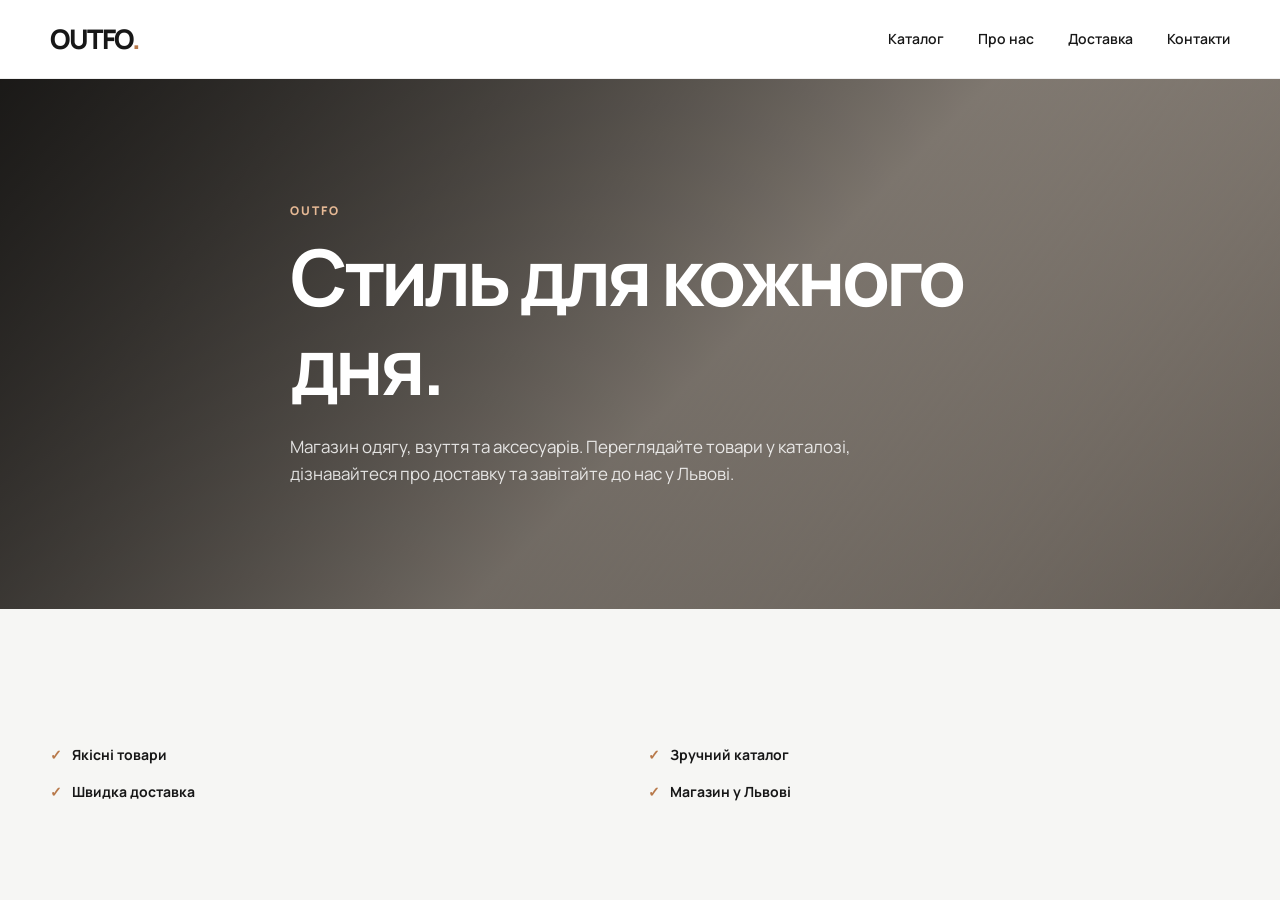
<file: index.html>
<!DOCTYPE html>
<html lang="uk">
<head>
  <meta charset="UTF-8">
  <meta http-equiv="refresh" content="0; url=HTML/index.html">
  <title>OUTFO</title>
</head>
<body>
  <p>Відкриваємо <a href="HTML/index.html">OUTFO</a>…</p>
</body>
</html>
</file>
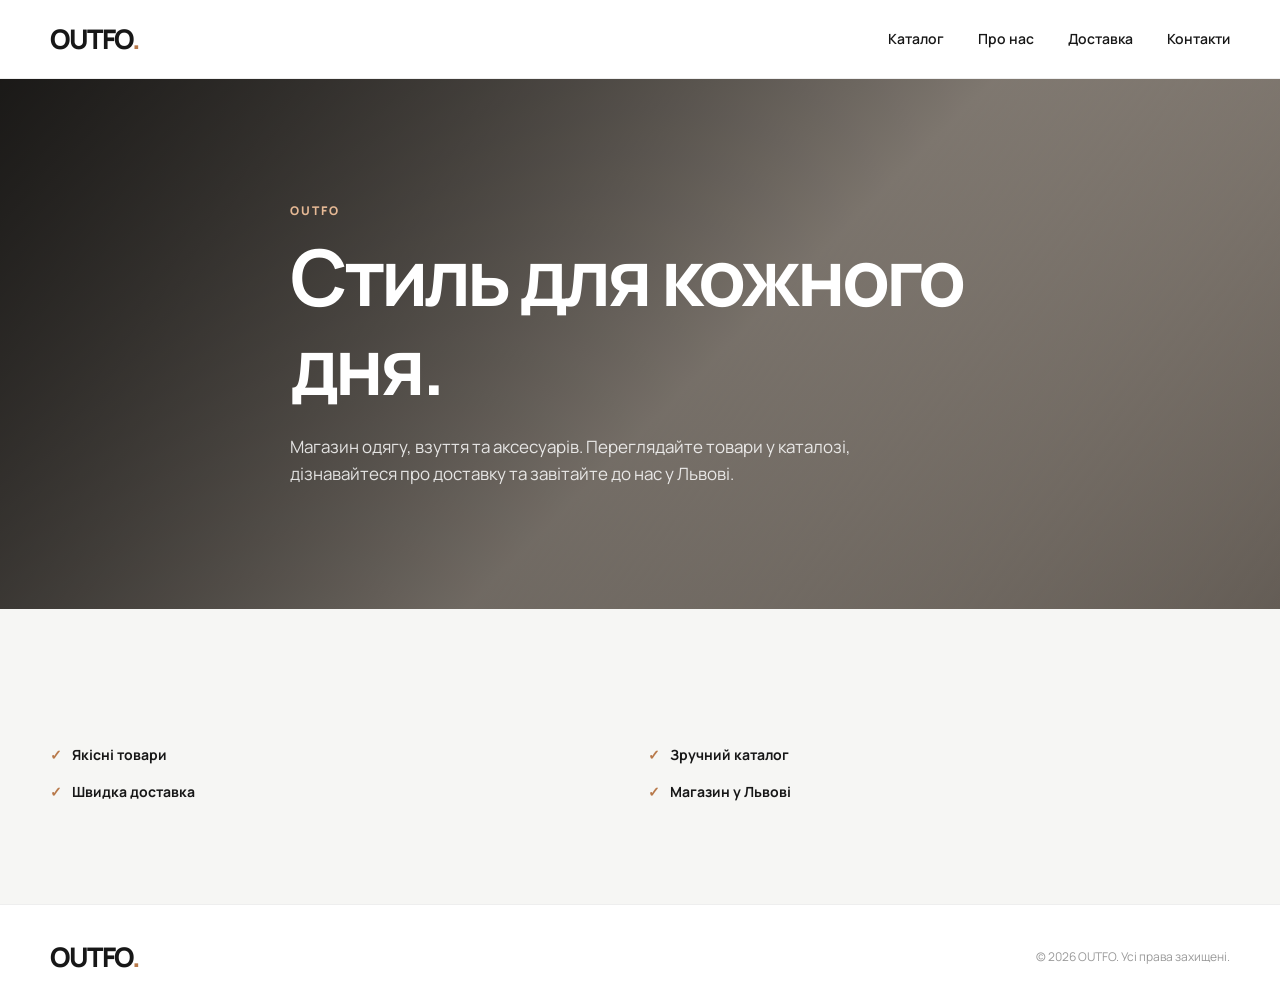
<file: HTML/index.html>
<!DOCTYPE html>
<html lang="uk">
<head>
  <meta charset="UTF-8">
  <meta name="viewport" content="width=device-width, initial-scale=1.0">
  <meta name="description" content="OUTFO — магазин одягу, взуття та аксесуарів">
  <title>OUTFO</title>
  <link rel="stylesheet" href="../CSS/style.css">
</head>
<body>
  <header class="header">
  <div class="container nav">
    <a href="index.html" class="logo">OUTFO<span>.</span></a>
    
    <!-- Десктоп меню -->
    <nav class="desktop-nav">
      <a href="catalog.html">Каталог</a>
      <a href="about.html">Про нас</a>
      <a href="delivery.html">Доставка</a>
      <a href="contacts.html">Контакти</a>
    </nav>

    <!-- Кнопка бургер -->
    <button id="menuBtn" class="menu-btn" type="button" aria-label="Відкрити меню" aria-expanded="false"><span></span></button>
  </div>

  <!-- Мобільне меню -->
  <nav id="mobileMenu" class="mobile-menu">
    <a href="catalog.html">Каталог</a>
    <a href="about.html">Про нас</a>
    <a href="delivery.html">Доставка</a>
    <a href="contacts.html">Контакти</a>
  </nav>
  <div id="menuBackdrop" class="menu-backdrop"></div>
</header>

  <main>
    <section class="home-intro">
      <div class="container home-intro-content">
        <p class="eyebrow">OUTFO</p>
        <h1>Стиль для кожного дня.</h1>
        <p>Магазин одягу, взуття та аксесуарів. Переглядайте товари у каталозі, дізнавайтеся про доставку та завітайте до нас у Львові.</p>
      </div>
    </section>
    <section class="section home-info">
      <div class="container advantages">
        <div><strong>✓</strong><span>Якісні товари</span></div>
        <div><strong>✓</strong><span>Зручний каталог</span></div>
        <div><strong>✓</strong><span>Швидка доставка</span></div>
        <div><strong>✓</strong><span>Магазин у Львові</span></div>
      </div>
    </section>
  </main>
  <footer class="footer">
    <div class="container footer-inner">
      <a href="index.html" class="logo">OUTFO<span>.</span></a>
      <p>© 2026 OUTFO. Усі права захищені.</p>
    </div>
  </footer>
<script src="../JS/script.js"></script>
<script src="../JS/menu.js"></script>
</body>
</html>
</file>
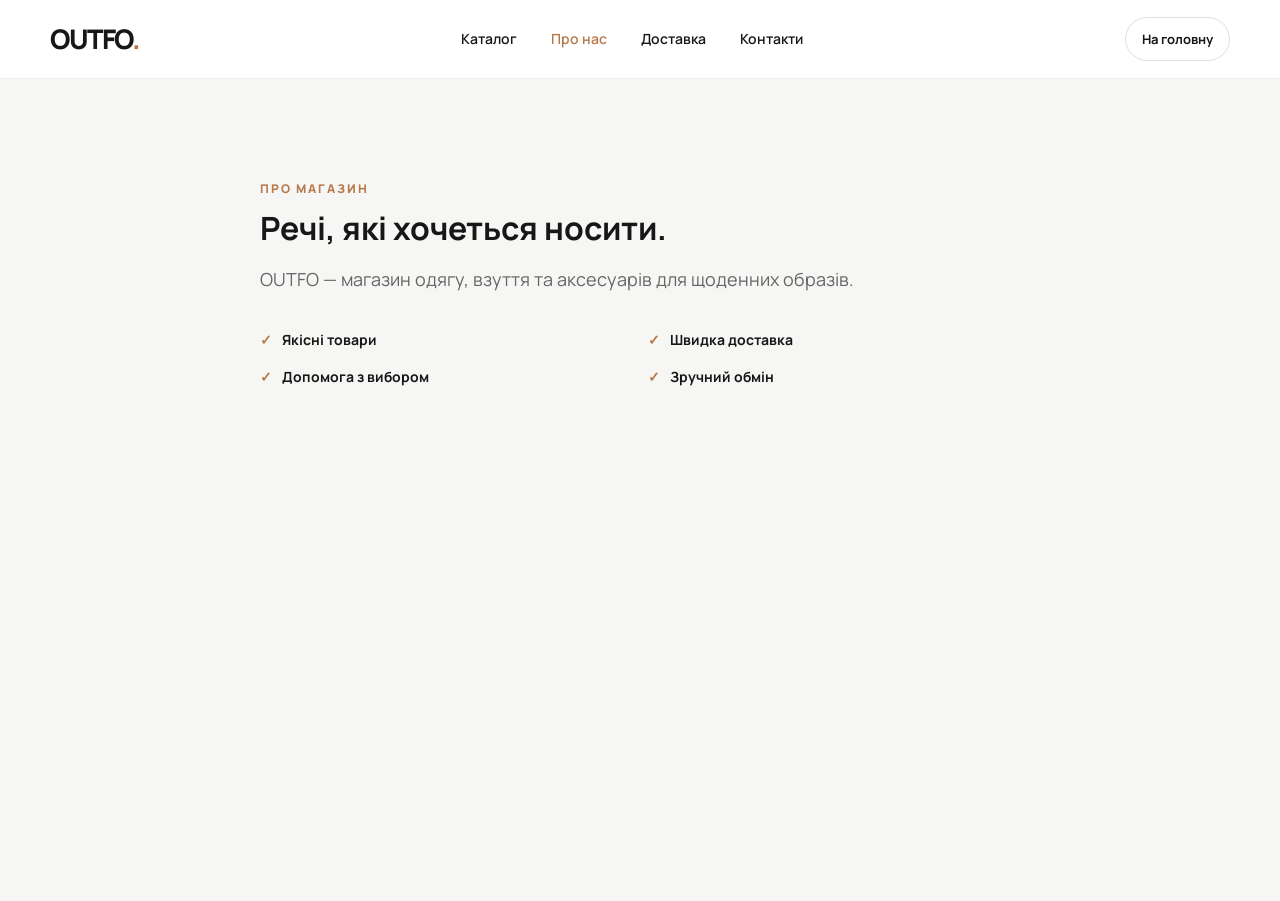
<file: HTML/about.html>
<!DOCTYPE html>
<html lang="uk">
<head>
  <meta charset="UTF-8">
  <meta name="viewport" content="width=device-width, initial-scale=1.0">
  <title>Про нас — OUTFO</title>
  <link rel="stylesheet" href="../CSS/style.css">
</head>
<body>
  <header class="header">
    <div class="container nav">
      <a href="index.html" class="logo">OUTFO<span>.</span></a>
      <nav class="desktop-nav">
        <a href="catalog.html">Каталог</a>
        <a class="nav-active" href="about.html">Про нас</a>
        <a href="delivery.html">Доставка</a>
        <a href="contacts.html">Контакти</a>
      </nav>
      <a class="cart-btn" href="index.html">На головну</a>
    </div>
  </header>
  <main class="subpage section">
    <div class="container narrow-content">
      <p class="eyebrow">ПРО МАГАЗИН</p>
      <h1>Речі, які хочеться носити.</h1>
      <p class="lead">OUTFO — магазин одягу, взуття та аксесуарів для щоденних образів.</p>
      <div class="advantages">
        <div>
          <strong>✓</strong>
          <span>Якісні товари</span>
        </div>
        <div>
          <strong>✓</strong>
          <span>Швидка доставка</span>
        </div>
        <div>
          <strong>✓</strong>
          <span>Допомога з вибором</span>
        </div>
        <div>
          <strong>✓</strong>
          <span>Зручний обмін</span>
        </div>
      </div>
    </div>
  </main>
</body>
</html>
</file>
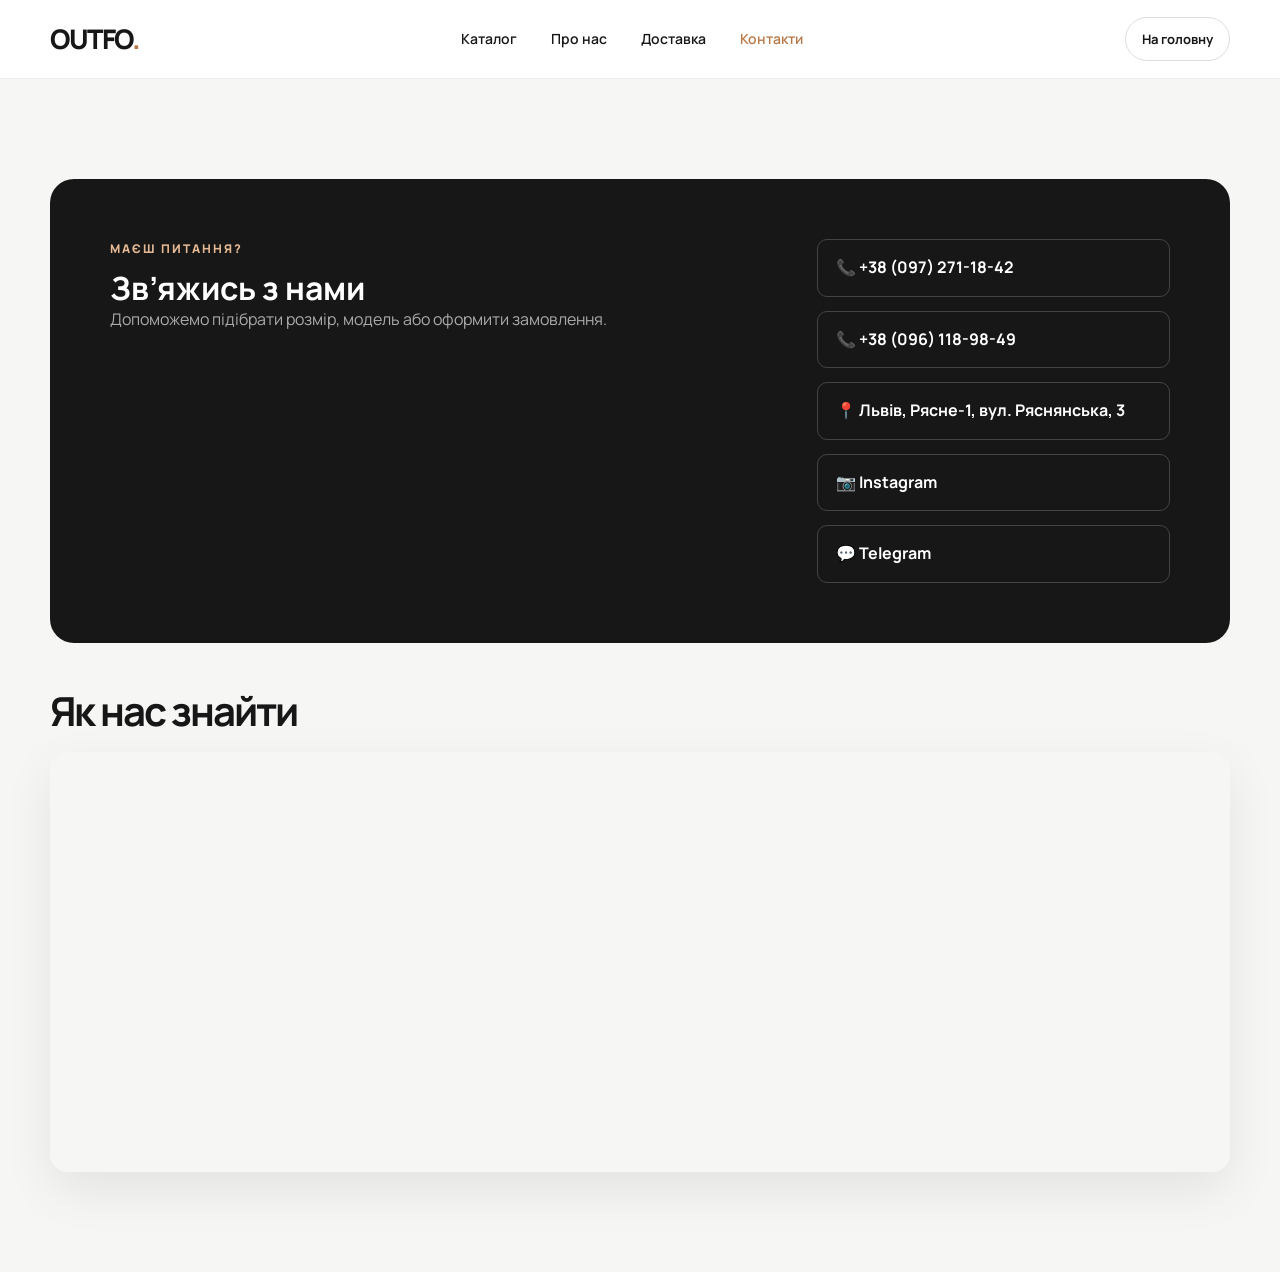
<file: HTML/contacts.html>
<!DOCTYPE html>
<html lang="uk">
<head>
  <meta charset="UTF-8">
  <meta name="viewport" content="width=device-width, initial-scale=1.0">
  <title>Контакти — OUTFO</title>
  <link rel="stylesheet" href="../CSS/style.css">
</head>
<body>
  <header class="header">
    <div class="container nav">
      <a href="index.html" class="logo">OUTFO<span>.</span></a>
      <nav class="desktop-nav">
        <a href="catalog.html">Каталог</a>
        <a href="about.html">Про нас</a>
        <a href="delivery.html">Доставка</a>
        <a class="nav-active" href="contacts.html">Контакти</a>
      </nav>
      <a class="cart-btn" href="index.html">На головну</a>
    </div>
  </header>

  <main class="subpage section">
    <div class="container contact-box">
      <div>
        <p class="eyebrow">МАЄШ ПИТАННЯ?</p>
        <h1>Зв’яжись з нами</h1>
        <p>Допоможемо підібрати розмір, модель або оформити замовлення.</p>
      </div>
      <div class="contact-links">
        <a href="tel:+380972711842">📞 +38 (097) 271-18-42</a>
        <a href="tel:+380961189849">📞 +38 (096) 118-98-49</a>
        <a href="https://maps.app.goo.gl/nvJMKJnmhRSfvZ8N7" target="_blank" rel="noopener">📍 Львів, Рясне-1, вул. Ряснянська, 3</a>
        <a href="#" id="instagramBtn">📷 Instagram</a>
        <a href="#">💬 Telegram</a>
      </div>
    </div>

    <!-- Нативний елемент dialog замість кастомного div-вікна -->
    <dialog id="instagramModal" class="modal">
      <form method="dialog">
        <button class="modal-close" aria-label="Закрити">&times;</button>
      </form>

      <p class="eyebrow">НАШІ СОЦМЕРЕЖІ</p>
      <h2>Instagram</h2>
      <p>Обери потрібну сторінку:</p>

      <div class="instagram-pages">
        <a href="https://www.instagram.com/outletusa.lviv_/" target="_blank" rel="noopener">
          📷 Instagram for WOMAN
        </a>
        <a href="https://www.instagram.com/outletusa.lviv_men_/" target="_blank" rel="noopener">
          📷 Instagram for MAN
        </a>
        <a href="https://www.instagram.com/brandshoes_lviv/" target="_blank" rel="noopener">
          📷 Instagram for ALL
        </a>
      </div>
    </dialog>

    <div class="container map-section">
      <h2>Як нас знайти</h2>
      <iframe class="store-map" title="Магазин OUTFO — Львів, Рясне-1, вул. Ряснянська, 3" src="https://www.google.com/maps/embed?pb=!1m18!1m12!1m3!1d2571.513996830586!2d23.962347312303734!3d49.87037337136829!2m3!1f0!2f0!3f0!3m2!1i1024!2i768!4f13.1!3m3!1m2!1s0x473ade7789860bff%3A0x76f650bf8d644baf!2z0LLRg9C70LjRhtGPINCg0Y_RgdC90Y_QvdGB0YzQutCwLCAzLCDQm9GM0LLRltCyLCDQm9GM0LLRltCy0YHRjNC60LAg0L7QsdC70LDRgdGC0YwsIDc5MDAw!5e0!3m2!1suk!2sua!4v1787047617936!5m2!1suk!2sua" loading="lazy" referrerpolicy="no-referrer-when-downgrade"></iframe>
    </div>
  </main>

  <script>
    (function () {
      var btn = document.getElementById("instagramBtn");
      var dialog = document.getElementById("instagramModal");
      if (!btn || !dialog) return;

      // Відкрити нативне модальне вікно
      btn.addEventListener("click", function (e) {
        e.preventDefault();
        dialog.showModal();
      });

      // Клік по фону (backdrop) закриває вікно.
      // Escape закривається браузером автоматично — нічого писати не треба.
      dialog.addEventListener("click", function (e) {
        var r = dialog.getBoundingClientRect();
        var inside =
          e.clientX >= r.left && e.clientX <= r.right &&
          e.clientY >= r.top && e.clientY <= r.bottom;
        if (!inside) dialog.close();
      });
    })();
  </script>
</body>
</html>
</file>
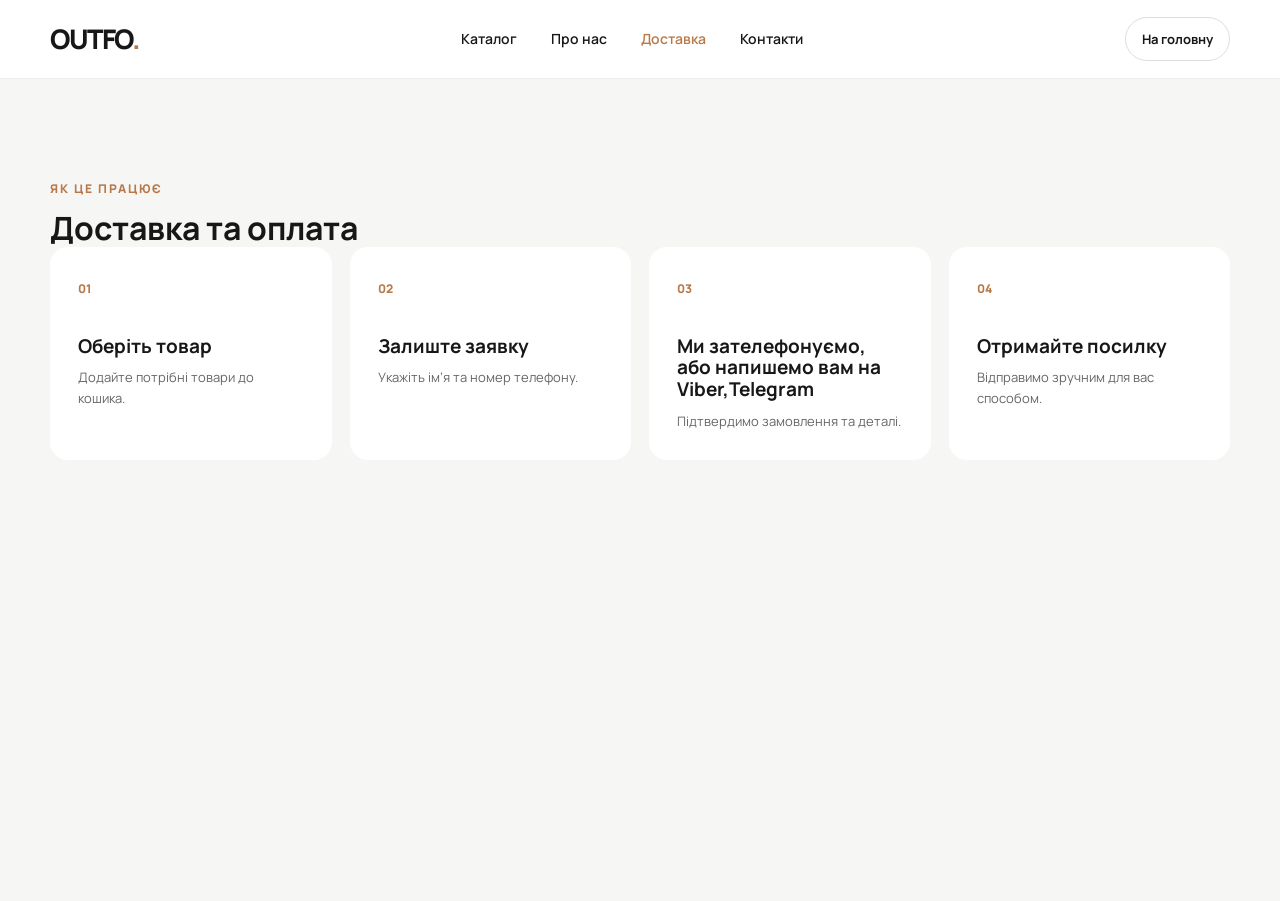
<file: HTML/delivery.html>
<!DOCTYPE html>
<html lang="uk">

<head>
    <meta charset="UTF-8">
    <meta name="viewport" content="width=device-width, initial-scale=1.0">
    <title>Доставка — OUTFO</title>
    <link rel="stylesheet" href="../CSS/style.css">
</head>

<body>
    <header class="header">
        <div class="container nav"><a href="index.html" class="logo">OUTFO<span>.</span></a>
            <nav class="desktop-nav"><a href="catalog.html">Каталог</a><a href="about.html">Про нас</a><a
                    class="nav-active" href="delivery.html">Доставка</a><a href="contacts.html">Контакти</a></nav><a
                class="cart-btn" href="index.html">На головну</a>
        </div>
    </header>
    <main class="subpage section">
        <div class="container">
            <p class="eyebrow">ЯК ЦЕ ПРАЦЮЄ</p>
            <h1>Доставка та оплата</h1>
            <div class="steps">
                <div class="step"><span>01</span>
                    <h3>Оберіть товар</h3>
                    <p>Додайте потрібні товари до кошика.</p>
                </div>
                <div class="step"><span>02</span>
                    <h3>Залиште заявку</h3>
                    <p>Укажіть ім’я та номер телефону.</p>
                </div>
                <div class="step"><span>03</span>
                    <h3>Ми зателефонуємо, або напишемо вам на Viber,Telegram</h3>
                    <p>Підтвердимо замовлення та деталі.</p>
                </div>
                <div class="step"><span>04</span>
                    <h3>Отримайте посилку</h3>
                    <p>Відправимо зручним для вас способом.</p>
                </div>
            </div>
        </div>
    </main>
</body>

</html>
</file>
<file: CSS/style.css>
@import url('https://fonts.googleapis.com/css2?family=Manrope:wght@400;500;600;700;800&display=swap');

:root {
  --black: #171717;
  --gray-900: #292929;
  --gray-700: #666;
  --gray-500: #999;
  --gray-300: #ddd;
  --gray-200: #eee;
  --gray-100: #f6f6f4;
  --white: #fff;
  --accent: #b8794a;
  --accent-dark: #966039;
  --radius: 18px;
  --shadow: 0 18px 50px rgba(0, 0, 0, .08);
}

* {
  box-sizing: border-box;
  margin: 0;
  padding: 0;
}

html {
  scroll-behavior: smooth;
}

body {
  font-family: "Manrope", Arial, sans-serif;
  color: var(--black);
  background: var(--white);
  line-height: 1.6;
}

button,
input,
select,
textarea {
  font: inherit;
}

button,
a {
  -webkit-tap-highlight-color: transparent;
}

button {
  cursor: pointer;
}

a {
  color: inherit;
  text-decoration: none;
}

.container {
  width: min(1180px, calc(100% - 40px));
  margin: 0 auto;
}

.section {
  padding: 100px 0;
}

.eyebrow {
  color: var(--accent);
  font-size: 12px;
  font-weight: 800;
  letter-spacing: 2px;
  margin-bottom: 12px;
}

h1,
h2,
h3 {
  line-height: 1.15;
}

h2 {
  font-size: clamp(34px, 5vw, 52px);
  letter-spacing: -2px;
}

.header {
  position: sticky;
  top: 0;
  z-index: 50;
  background: rgba(255,255,255,.95);
  border-bottom: 1px solid var(--gray-200);
  backdrop-filter: blur(12px);
}

.nav {
  height: 78px;
  display: flex;
  align-items: center;
  justify-content: space-between;
  gap: 30px;
}

.logo {
  font-size: 27px;
  font-weight: 800;
  letter-spacing: -1.5px;
}

.logo span {
  color: var(--accent);
}

.desktop-nav {
  display: flex;
  gap: 34px;
  font-size: 14px;
  font-weight: 600;
}

.desktop-nav a:hover,
.mobile-menu a:hover {
  color: var(--accent);
}

.desktop-nav a.nav-active { color: var(--accent); }

.nav-actions {
  display: flex;
  align-items: center;
  gap: 10px;
}

.icon-btn,
.menu-btn,
.close-btn {
  border: 0;
  background: transparent;
  font-size: 25px;
}

.icon-btn {
  width: 42px;
}

.cart-btn {
  border: 1px solid var(--gray-300);
  background: var(--white);
  border-radius: 100px;
  padding: 11px 16px;
  font-size: 13px;
  font-weight: 700;
}

.cart-btn:hover {
  border-color: var(--black);
}

.cart-btn span {
  display: inline-grid;
  place-items: center;
  min-width: 21px;
  height: 21px;
  margin-left: 5px;
  border-radius: 50%;
  background: var(--black);
  color: white;
  font-size: 11px;
}

.menu-btn {
  display: none;
}

.mobile-menu {
  display: flex;
  position: fixed;
  top: 0;
  right: 0;
  z-index: 120;
  width: min(340px, 88vw);
  height: 100dvh;
  padding: 96px 22px 28px;
  flex-direction: column;
  gap: 6px;
  background: var(--white);
  box-shadow: -12px 0 35px rgba(0,0,0,.12);
  transform: translateX(105%);
  visibility: hidden;
  pointer-events: none;
  transition: transform .28s ease, visibility .28s ease;
  overflow-y: auto;
}

.mobile-menu.open {
  transform: translateX(0);
  visibility: visible;
  pointer-events: auto;
}

.mobile-menu a {
  display: block;
  padding: 16px 14px;
  border-radius: 10px;
  font-size: 16px;
  font-weight: 700;
}

.mobile-menu a:hover,
.mobile-menu a:focus {
  background: var(--gray-100);
  color: var(--accent);
}

.menu-backdrop {
  position: fixed;
  inset: 0;
  z-index: 110;
  background: rgba(0,0,0,.45);
  opacity: 0;
  visibility: hidden;
  pointer-events: none;
  transition: opacity .28s ease, visibility .28s ease;
}

.menu-backdrop.show {
  opacity: 1;
  visibility: visible;
  pointer-events: auto;
}

.menu-btn {
  position: relative;
  z-index: 130;
  width: 44px;
  height: 44px;
  padding: 0;
  border-radius: 10px;
  cursor: pointer;
}

.menu-btn span,
.menu-btn::before,
.menu-btn::after {
  content: "";
  position: absolute;
  left: 11px;
  width: 22px;
  height: 2px;
  background: currentColor;
  transition: transform .22s ease, opacity .22s ease;
}

.menu-btn span { top: 21px; }
.menu-btn::before { top: 14px; }
.menu-btn::after { top: 28px; }

.menu-btn.is-open::before { transform: translateY(7px) rotate(45deg); }
.menu-btn.is-open span { opacity: 0; }
.menu-btn.is-open::after { transform: translateY(-7px) rotate(-45deg); }

@media (min-width: 761px) {
  .mobile-menu,
  .menu-backdrop {
    display: none !important;
  }
}
.hero {
  min-height: 680px;
  display: flex;
  align-items: center;
  background:
    linear-gradient(90deg, rgba(0,0,0,.70), rgba(0,0,0,.10)),
    linear-gradient(135deg, #5f5a54, #d1c5b8 55%, #7d746b);
  color: white;
}

.home-intro {
  min-height: 530px;
  display: flex;
  align-items: center;
  color: var(--white);
  background: linear-gradient(120deg, rgba(0,0,0,.72), rgba(0,0,0,.2)), linear-gradient(135deg, #5f5a54, #d1c5b8 55%, #7d746b);
}

.home-intro-content { max-width: 700px; }
.home-intro .eyebrow { color: #e6b995; }
.home-intro h1 { font-size: clamp(48px, 7vw, 78px); letter-spacing: -4px; }
.home-intro p:not(.eyebrow) { max-width: 590px; margin-top: 22px; color: rgba(255,255,255,.84); font-size: 17px; }
.home-info { background: var(--gray-100); }

.hero-content {
  display: flex;
  align-items: center;
}

.hero-text {
  max-width: 650px;
}

.hero .eyebrow {
  color: #e6b995;
}

.hero h1 {
  font-size: clamp(52px, 8vw, 88px);
  letter-spacing: -5px;
}

.hero h1 span {
  color: #e6b995;
}

.hero-description {
  max-width: 560px;
  margin: 25px 0 35px;
  color: rgba(255,255,255,.82);
  font-size: 17px;
}

.primary-btn {
  display: inline-flex;
  justify-content: center;
  align-items: center;
  min-height: 50px;
  padding: 0 24px;
  border: 0;
  border-radius: 100px;
  background: var(--black);
  color: white;
  font-weight: 800;
  font-size: 13px;
  transition: .2s ease;
}

.primary-btn:hover {
  background: var(--accent-dark);
  transform: translateY(-1px);
}

.hero .primary-btn {
  background: white;
  color: var(--black);
}

.hero .primary-btn:hover {
  background: #f0e4da;
}

.section-heading {
  display: flex;
  align-items: end;
  justify-content: space-between;
  gap: 25px;
  margin-bottom: 40px;
}

.category-grid {
  display: grid;
  grid-template-columns: repeat(3, 1fr);
  gap: 18px;
}

.category-card {
  position: relative;
  min-height: 240px;
  padding: 30px;
  border: 0;
  border-radius: var(--radius);
  text-align: left;
  overflow: hidden;
  display: flex;
  flex-direction: column;
  justify-content: space-between;
  transition: .25s ease;
}

.category-card:hover {
  transform: translateY(-5px);
  box-shadow: var(--shadow);
}

.category-card > span {
  font-size: 44px;
}

.category-card h3 {
  font-size: 28px;
}

.category-card p {
  margin-top: 5px;
  max-width: 260px;
  color: var(--gray-700);
  font-size: 13px;
}

.category-clothes {
  background: #eee6dc;
}

.category-shoes {
  background: #e3e6e9;
}

.category-accessories {
  background: #e7e1e8;
}

.catalog {
  background: var(--gray-100);
}

.catalog-heading {
  align-items: center;
}

.catalog-tools {
  display: flex;
  gap: 10px;
}

.catalog-tools input,
.catalog-tools select {
  height: 46px;
  padding: 0 15px;
  border: 1px solid var(--gray-300);
  border-radius: 10px;
  background: white;
  outline: none;
}

.catalog-tools input:focus,
.catalog-tools select:focus {
  border-color: var(--accent);
}

.catalog-tools input {
  width: 220px;
}

.admin-btn,
.reset-filters {
  border: 1px solid var(--black);
  border-radius: 10px;
  background: var(--black);
  color: var(--white);
  font-size: 12px;
  font-weight: 800;
  padding: 0 15px;
}

.catalog-layout {
  display: grid;
  grid-template-columns: 238px minmax(0, 1fr);
  gap: 28px;
  align-items: start;
}

.catalog-sidebar {
  position: sticky;
  top: 98px;
  border: 1px solid var(--gray-200);
  border-radius: 14px;
  background: var(--white);
  overflow: hidden;
}

.filter-toggle {
  width: 100%;
  display: flex;
  justify-content: space-between;
  align-items: center;
  border: 0;
  padding: 17px 18px;
  background: var(--white);
  font-weight: 800;
  text-align: left;
}

.filter-toggle-icon { font-size: 20px; transition: transform .2s ease; }
.catalog-sidebar.is-collapsed .filter-toggle-icon { transform: rotate(-90deg); }

.filter-panel { padding: 0 18px 18px; }
.catalog-sidebar.is-collapsed .filter-panel { display: none; }

.filter-group {
  padding: 16px 0;
  border-top: 1px solid var(--gray-200);
}

.filter-title { margin-bottom: 10px; font-size: 12px; font-weight: 800; }

.filters {
  display: flex;
  flex-wrap: wrap;
  gap: 8px;
}

.filter {
  padding: 8px 12px;
  border: 1px solid var(--gray-300);
  border-radius: 100px;
  background: white;
  font-size: 13px;
  font-weight: 700;
}

.filter:hover,
.filter.active {
  border-color: var(--black);
  background: var(--black);
  color: white;
}

.radio-option {
  display: block;
  margin: 9px 0;
  font-size: 13px;
  cursor: pointer;
}

.radio-option input { accent-color: var(--black); }

.price-fields { display: grid; grid-template-columns: 1fr 1fr; gap: 8px; }
.price-fields input {
  width: 100%;
  padding: 10px;
  border: 1px solid var(--gray-300);
  border-radius: 8px;
  outline: none;
}
.price-fields input:focus { border-color: var(--accent); }
.reset-filters { width: 100%; height: 40px; background: var(--white); color: var(--black); }
.catalog-products { min-width: 0; }
.catalog-products .product-grid { grid-template-columns: repeat(3, 1fr); }

.catalog-pagination {
  display: flex;
  align-items: center;
  justify-content: center;
  gap: 8px;
  flex-wrap: wrap;
  margin-top: 40px;
}

.pagination-page,
.pagination-nav {
  min-width: 40px;
  height: 40px;
  padding: 0 6px;
  border: 1px solid var(--gray-300);
  border-radius: 100px;
  background: var(--white);
  color: var(--black);
  font-weight: 600;
  cursor: pointer;
  transition: .2s ease;
}

.pagination-page:hover,
.pagination-nav:hover:not(:disabled) {
  border-color: var(--accent);
  color: var(--accent);
}

.pagination-page.is-active {
  background: var(--accent);
  border-color: var(--accent);
  color: var(--white);
}

.pagination-nav:disabled {
  opacity: .35;
  cursor: not-allowed;
}

.product-grid {
  display: grid;
  grid-template-columns: repeat(4, 1fr);
  gap: 20px;
}

.product-card {
  background: white;
  border-radius: 16px;
  overflow: hidden;
  box-shadow: 0 3px 20px rgba(0,0,0,.03);
}

.product-card-clickable { cursor: pointer; transition: transform .2s ease, box-shadow .2s ease; }
.product-card-clickable:hover, .product-card-clickable:focus { transform: translateY(-4px); box-shadow: var(--shadow); outline: none; }

.product-image {
  height: 285px;
  display: grid;
  place-items: center;
  background: #eae7e2;
  position: relative;
  overflow: hidden;
  font-size: 80px;
}

.product-image::after {
  content: "";
  position: absolute;
  inset: 0;
  background: linear-gradient(135deg, transparent, rgba(255,255,255,.25));
}

.product-image img,
.modal-product-image img {
  position: absolute;
  inset: 0;
  width: 100%;
  height: 100%;
  object-fit: contain;
  z-index: 1;
}

.modal-product-image { position: relative; overflow: hidden; }

.product-gallery { min-width: 0; }

.gallery-arrow {
  position: absolute;
  z-index: 2;
  top: 50%;
  width: 38px;
  height: 38px;
  border-radius: 50%;
  background: rgba(255,255,255,.9);
  transform: translateY(-50%);
  font-size: 22px;
}

.gallery-arrow:hover { background: white; }
.gallery-prev { left: 12px; }
.gallery-next { right: 12px; }

.gallery-thumbnails {
  display: flex;
  gap: 8px;
  margin-top: 10px;
  overflow-x: auto;
}

.gallery-thumb {
  flex: 0 0 58px;
  width: 58px;
  height: 58px;
  padding: 0;
  border: 2px solid transparent;
  border-radius: 8px;
  overflow: hidden;
  opacity: .6;
}

.gallery-thumb.active { border-color: var(--black); opacity: 1; }
.gallery-thumb img { width: 100%; height: 100%; object-fit: cover; }

.product-badge {
  position: absolute;
  z-index: 2;
  top: 13px;
  left: 13px;
  padding: 6px 10px;
  border-radius: 100px;
  background: white;
  font-size: 10px;
  font-weight: 800;
  text-transform: uppercase;
}

.product-info {
  padding: 18px;
}

.product-category {
  color: var(--gray-500);
  font-size: 11px;
  font-weight: 700;
  text-transform: uppercase;
  letter-spacing: .8px;
}

.product-info h3 {
  margin: 6px 0 10px;
  font-size: 16px;
}

.product-bottom {
  display: flex;
  align-items: center;
  justify-content: space-between;
  gap: 10px;
}

.product-price {
  font-size: 17px;
  font-weight: 800;
}

.product-actions {
  display: flex;
  gap: 6px;
}

.small-btn {
  border: 1px solid var(--gray-300);
  border-radius: 9px;
  padding: 8px 11px;
  background: white;
  font-size: 11px;
  font-weight: 800;
}

.small-btn:hover {
  border-color: var(--black);
}

.add-btn {
  background: var(--black);
  color: white;
  border-color: var(--black);
}

.add-btn:hover {
  background: var(--accent-dark);
  border-color: var(--accent-dark);
}

.hidden {
  display: none !important;
}

.empty-state {
  padding: 70px 20px;
  text-align: center;
}

.empty-state h3 {
  font-size: 24px;
}

.empty-state p {
  color: var(--gray-700);
  margin-top: 8px;
}

.about {
  background: white;
}

.about-grid {
  display: grid;
  grid-template-columns: 1fr 1fr;
  gap: 90px;
  align-items: start;
}

.about-text {
  padding-top: 8px;
  color: var(--gray-700);
  font-size: 17px;
}

.advantages {
  display: grid;
  grid-template-columns: 1fr 1fr;
  gap: 15px;
  margin-top: 35px;
}

.advantages div {
  display: flex;
  gap: 10px;
  align-items: center;
  color: var(--black);
  font-size: 14px;
  font-weight: 700;
}

.advantages strong {
  color: var(--accent);
}

.delivery {
  background: var(--gray-100);
}

.steps {
  display: grid;
  grid-template-columns: repeat(4, 1fr);
  gap: 18px;
}

.step {
  padding: 28px;
  background: white;
  border-radius: var(--radius);
}

.step > span {
  color: var(--accent);
  font-size: 12px;
  font-weight: 800;
}

.step h3 {
  margin: 35px 0 10px;
  font-size: 19px;
}

.step p {
  color: var(--gray-700);
  font-size: 13px;
}

.contact-box {
  display: grid;
  grid-template-columns: 1.3fr .7fr;
  gap: 50px;
  padding: 60px;
  border-radius: 24px;
  background: var(--black);
  color: white;
}

.contact-box .eyebrow {
  color: #e6b995;
}

.contact-box h2 {
  margin-bottom: 15px;
}

.contact-box > div:first-child p:last-child {
  max-width: 560px;
  color: #aaa;
}

.contact-links {
  display: flex;
  flex-direction: column;
  justify-content: center;
  gap: 14px;
}

.contact-links a {
  padding: 15px 18px;
  border: 1px solid #444;
  border-radius: 10px;
  font-weight: 700;
}

.contact-links a:hover {
  border-color: #aaa;
}

.footer {
  padding: 30px 0;
  border-top: 1px solid var(--gray-200);
}

.footer-inner {
  display: flex;
  align-items: center;
  justify-content: space-between;
  gap: 20px;
}

.footer p {
  color: var(--gray-500);
  font-size: 12px;
}

.overlay {
  position: fixed;
  inset: 0;
  z-index: 90;
  background: rgba(0,0,0,.48);
  opacity: 0;
  visibility: hidden;
  transition: .25s ease;
}

.overlay.show {
  opacity: 1;
  visibility: visible;
}

.cart-drawer {
  position: fixed;
  z-index: 100;
  top: 0;
  right: 0;
  width: min(440px, 100%);
  height: 100vh;
  background: white;
  transform: translateX(100%);
  transition: .3s ease;
  display: flex;
  flex-direction: column;
}

.cart-drawer.open {
  transform: translateX(0);
}

.cart-header {
  display: flex;
  align-items: center;
  justify-content: space-between;
  padding: 24px;
  border-bottom: 1px solid var(--gray-200);
}

.cart-header h2 {
  font-size: 25px;
  letter-spacing: -1px;
}

.close-btn {
  width: 40px;
  height: 40px;
  border-radius: 50%;
}

.close-btn:hover {
  background: var(--gray-100);
}

.cart-items {
  flex: 1;
  overflow-y: auto;
  padding: 15px 24px;
}

.cart-empty {
  text-align: center;
  padding: 80px 20px;
  color: var(--gray-500);
}

.cart-item {
  display: grid;
  grid-template-columns: 70px 1fr auto;
  gap: 12px;
  align-items: center;
  padding: 15px 0;
  border-bottom: 1px solid var(--gray-200);
}

.cart-item-image {
  width: 70px;
  height: 75px;
  display: grid;
  place-items: center;
  background: var(--gray-100);
  border-radius: 10px;
  font-size: 30px;
}

.cart-item h4 {
  font-size: 13px;
}

.cart-item-price {
  color: var(--gray-700);
  font-size: 12px;
  margin-top: 3px;
}

.quantity {
  display: flex;
  align-items: center;
  gap: 7px;
  margin-top: 8px;
}

.quantity button {
  width: 25px;
  height: 25px;
  border: 1px solid var(--gray-300);
  background: white;
  border-radius: 5px;
}

.remove-item {
  border: 0;
  background: transparent;
  color: #aaa;
  font-size: 19px;
}

.cart-footer {
  padding: 24px;
  border-top: 1px solid var(--gray-200);
}

.total-row {
  display: flex;
  justify-content: space-between;
  margin-bottom: 18px;
  font-size: 16px;
}

.full {
  width: 100%;
}

.modal {
  position: fixed;
  z-index: 110;
  inset: 0;
  display: grid;
  place-items: center;
  padding: 20px;
  background: rgba(0,0,0,.5);
  opacity: 0;
  visibility: hidden;
  transition: .2s ease;
}

.modal.open {
  opacity: 1;
  visibility: visible;
}

.modal-card {
  width: min(900px, calc(100% - 32px));
  max-height: 90vh;
  overflow-y: auto;
  position: relative;
  padding: 35px;
  border-radius: 22px;
  background: white;
  transform: translateY(15px);
  transition: .2s ease;
}

.modal.open .modal-card {
  transform: translateY(0);
}

.modal-close {
  position: absolute;
  right: 18px;
  top: 18px;
}

.modal-product {
  display: grid;
  grid-template-columns: .9fr 1.1fr;
  gap: 25px;
  padding-top: 10px;
}

.modal-product-image {
  min-height: 520px;
  display: grid;
  place-items: center;
  border-radius: 15px;
  background: var(--gray-100);
  font-size: 100px;
}

.modal-product-info {
  padding-top: 15px;
}

.modal-product-info h2 {
  margin-bottom: 12px;
  font-size: 32px;
}

.modal-product-info .price {
  font-size: 24px;
  font-weight: 800;
  margin: 20px 0;
}

.modal-product-info p {
  color: var(--gray-700);
  font-size: 14px;
  margin-bottom: 22px;
}

.checkout-card {
  width: min(520px, 100%);
}

.admin-card { width: min(560px, 100%); }
.admin-container { max-width: 1100px; }
.subpage { min-height: calc(100vh - 78px); background: var(--gray-100); }
.narrow-content { width: min(760px, calc(100% - 40px)); }
.lead { margin: 18px 0 35px; color: var(--gray-700); font-size: 18px; }
.map-section { margin-top: 45px; }
.map-section h2 { margin-bottom: 18px; font-size: clamp(28px, 4vw, 40px); }
.store-map { display: block; width: 100%; height: 420px; border: 0; border-radius: var(--radius); box-shadow: var(--shadow); }
.admin-login { width: min(460px, 100%); margin: 50px auto; padding: 34px; border: 1px solid var(--gray-200); border-radius: var(--radius); background: var(--white); box-shadow: var(--shadow); }
.admin-login h1 { font-size: 38px; margin-bottom: 10px; }
.admin-login > p:not(.eyebrow) { color: var(--gray-700); }
.admin-login .admin-form { margin-top: 24px; }
.admin-grid { display: grid; grid-template-columns: minmax(320px, .85fr) minmax(0, 1.15fr); gap: 38px; align-items: start; }
.admin-product-form { padding: 25px; border: 1px solid var(--gray-200); border-radius: 14px; background: var(--white); }
.admin-list-title { margin: 8px 0 17px; font-size: 20px; }

.admin-product-item p { margin-top: 3px; color: var(--gray-700); font-size: 12px; }
.admin-empty, .form-error { color: var(--gray-700); font-size: 13px; }
.form-error { color: #b33939; }
.admin-form { display: flex; flex-direction: column; gap: 15px; margin-top: 24px; }
.admin-form label { display: flex; flex-direction: column; gap: 6px; font-size: 12px; font-weight: 800; }
.admin-form input,
.admin-form select,
.admin-form textarea {
  width: 100%; padding: 11px 12px; border: 1px solid var(--gray-300); border-radius: 9px; outline: none;
}
.admin-form input:focus, .admin-form select:focus, .admin-form textarea:focus { border-color: var(--accent); }
.admin-form-row { display: grid; grid-template-columns: 1fr 1fr; gap: 12px; }
.size-picker { border: 0; padding: 0; }
.size-picker legend { margin-bottom: 7px; font-size: 12px; font-weight: 800; }
.size-options { display: flex; flex-wrap: wrap; gap: 8px; }
.size-options label { display: inline-flex; flex-direction: row; align-items: center; gap: 4px; padding: 7px 9px; border: 1px solid var(--gray-300); border-radius: 8px; font-size: 12px; font-weight: 700; cursor: pointer; }
.size-options input { width: auto; padding: 0; accent-color: var(--black); }
.photo-preview { width: 100%; height: 180px; border-radius: 10px; object-fit: cover; background: var(--gray-100); }
.admin-photo-previews { display: flex; flex-wrap: wrap; gap: 10px; margin-top: 6px; }
.admin-photo-thumb-wrap { position: relative; width: 64px; height: 64px; }
.admin-photo-thumb-wrap img { width: 100%; height: 100%; object-fit: cover; border-radius: 8px; border: 2px solid var(--gray-300); box-shadow: 0 2px 7px rgba(0,0,0,.12); display: block; transition: border-color 0.15s ease; }
.admin-photo-thumb-wrap.active img { border-color: var(--accent); }
.admin-photo-remove-btn { position: absolute; top: -7px; right: -7px; width: 22px; height: 22px; border-radius: 50%; background: #ff3b30; color: #fff; border: 2px solid #fff; font-size: 14px; font-weight: 700; line-height: 1; display: flex; align-items: center; justify-content: center; cursor: pointer; padding: 0; box-shadow: 0 2px 5px rgba(0,0,0,0.25); transition: transform 0.15s ease, background-color 0.15s ease; z-index: 2; }
.admin-photo-remove-btn:hover { background: #d63025; transform: scale(1.15); }
.admin-photo-badge { position: absolute; bottom: 2px; left: 2px; right: 2px; background: rgba(0, 0, 0, 0.7); color: #fff; font-size: 8px; font-weight: 700; text-align: center; border-radius: 4px; padding: 1px 2px; pointer-events: none; }
.product-gallery { display: flex; flex-direction: column; gap: 10px; }
.gallery-main { min-height: 330px; overflow: hidden; border-radius: 15px; background: var(--gray-100); }
.gallery-main img { width: 100%; height: 330px; object-fit: cover; animation: galleryReveal .38s ease both; }
.gallery-thumbnails { display: flex; gap: 8px; overflow-x: auto; padding-bottom: 2px; }
.gallery-thumbnails button { width: 58px; height: 58px; flex: 0 0 auto; padding: 0; overflow: hidden; border: 2px solid transparent; border-radius: 8px; background: var(--gray-100); }
.gallery-thumbnails button.active { border-color: var(--accent); }
.gallery-thumbnails img { width: 100%; height: 100%; object-fit: cover; }
@keyframes galleryReveal { from { opacity: 0; transform: scale(1.045); } to { opacity: 1; transform: scale(1); } }

.modal-note {
  color: var(--gray-700);
  font-size: 13px;
  margin: 8px 0 25px;
}

#checkoutForm {
  display: flex;
  flex-direction: column;
  gap: 17px;
}

#checkoutForm label {
  display: flex;
  flex-direction: column;
  gap: 7px;
  font-size: 12px;
  font-weight: 800;
}

#checkoutForm input,
#checkoutForm textarea {
  width: 100%;
  padding: 13px 14px;
  border: 1px solid var(--gray-300);
  border-radius: 10px;
  outline: none;
  resize: vertical;
}

#checkoutForm input:focus,
#checkoutForm textarea:focus {
  border-color: var(--accent);
}

.success-message {
  text-align: center;
  padding: 35px 10px 10px;
}

.success-icon {
  width: 58px;
  height: 58px;
  margin: 0 auto 15px;
  display: grid;
  place-items: center;
  border-radius: 50%;
  background: #e5f2e7;
  color: #38834a;
  font-size: 25px;
  font-weight: 800;
}

.success-message h3 {
  font-size: 22px;
}

.success-message p {
  color: var(--gray-700);
  margin-top: 7px;
}

@media (max-width: 1000px) {
  .catalog-layout { grid-template-columns: 210px minmax(0, 1fr); gap: 18px; }
  .catalog-products .product-grid { grid-template-columns: repeat(2, 1fr); }
  .product-grid {
    grid-template-columns: repeat(3, 1fr);
  }

  .steps {
    grid-template-columns: repeat(2, 1fr);
  }

  .contact-box {
    grid-template-columns: 1fr;
  }
}

@media (max-width: 760px) {
  .container {
    width: min(100% - 28px, 1180px);
  }

  .section {
    padding: 70px 0;
  }

  .desktop-nav {
    display: none;
  }

  .menu-btn {
    display: block;
  }

  .hero {
    min-height: 600px;
  }

  .hero h1 {
    letter-spacing: -3px;
  }

  .category-grid,
  .about-grid {
    grid-template-columns: 1fr;
  }

  .catalog-heading {
    align-items: stretch;
    flex-direction: column;
  }

  .catalog-tools {
    flex-direction: column;
  }

  .admin-btn { min-height: 46px; }

  .catalog-layout { grid-template-columns: 1fr; }

  .catalog-sidebar { position: static; }

  .catalog-products .product-grid { grid-template-columns: repeat(2, 1fr); }

  .catalog-tools input,
  .catalog-tools select {
    width: 100%;
  }

  .product-grid {
    grid-template-columns: repeat(2, 1fr);
    gap: 12px;
  }

  .product-image {
    height: 220px;
  }

  .product-info {
    padding: 14px;
  }

  .product-actions {
    flex-direction: column;
  }

  .small-btn {
    width: 100%;
  }

  .advantages {
    grid-template-columns: 1fr;
  }

  .contact-box {
    padding: 35px 25px;
  }

  .footer-inner {
    flex-direction: column;
    text-align: center;
  }

  .modal-product {
    grid-template-columns: 1fr;
  }

  .modal-product-image {
    min-height: 360px;
  }

  .admin-form-row { grid-template-columns: 1fr; }
  .admin-grid { grid-template-columns: 1fr; }
}

@media (max-width: 430px) {
  .nav {
    height: 68px;
  }

  .icon-btn {
    display: none;
  }

  .cart-btn {
    padding: 9px 12px;
  }

  .hero h1 {
    font-size: 48px;
  }

  .product-image {
    height: 190px;
    font-size: 60px;
  }

  .product-bottom {
    align-items: stretch;
    flex-direction: column;
  }

  .modal-card {
    padding: 28px 20px;
  }
}

body.menu-open { overflow: hidden; }
/* =========================
   ADMIN PRODUCTS LIST
========================= */

.admin-products-panel {
  min-width: 0;
}

.admin-products-header {
  display: flex;
  align-items: center;
  justify-content: space-between;
  gap: 15px;
  margin-bottom: 15px;
}

.admin-products-header h3 {
  margin: 0;
}

#adminProductCount {
  font-size: 13px;
  color: #777;
  white-space: nowrap;
}

/* Прокручуваний список */

.admin-product-list {
  height: 650px;
  overflow-y: auto;
  overflow-x: hidden;
  padding-right: 8px;
  display: flex;
  flex-direction: column;
  gap: 10px;
}

/* Красивий scrollbar */

.admin-product-list::-webkit-scrollbar {
  width: 7px;
}

.admin-product-list::-webkit-scrollbar-track {
  background: #f1f1f1;
  border-radius: 10px;
}

.admin-product-list::-webkit-scrollbar-thumb {
  background: #aaa;
  border-radius: 10px;
}

.admin-product-list::-webkit-scrollbar-thumb:hover {
  background: #777;
}

/* Товар */

.admin-product-item {
  flex-shrink: 0;
  display: grid;
  grid-template-columns: 80px minmax(0, 1fr) auto;
  align-items: center;
  gap: 14px;

  padding: 12px;

  border: 1px solid #e5e5e5;
  border-radius: 10px;

  background: #fff;
}

/* Фото */

.admin-product-item > img {
  width: 80px;
  height: 95px;
  object-fit: cover;
  border-radius: 7px;
  background: #f5f5f5;
}

/* Інформація */

.admin-product-item h3 {
  margin: 0 0 5px;
  font-size: 16px;

  white-space: nowrap;
  overflow: hidden;
  text-overflow: ellipsis;
}

.admin-product-item p {
  margin: 3px 0;
  font-size: 13px;
  color: #555;
}

/* Кнопка видалення */

.admin-product-item .remove-item {
  width: 34px;
  height: 34px;

  border: 0;
  border-radius: 7px;

  background: #f5f5f5;
  color: #777;

  cursor: pointer;

  font-size: 20px;
}

.admin-product-item .remove-item:hover {
  background: #ffe5e5;
  color: #d00;
}

/* Порожній список */

.admin-empty {
  padding: 40px 20px;
  text-align: center;
  color: #777;
}

.admin-product-search {
  margin-bottom: 12px;
}

.admin-product-search input {
  width: 100%;
  box-sizing: border-box;

  padding: 12px 14px;

  border: 1px solid #ddd;
  border-radius: 8px;

  background: #fff;

  font-size: 14px;
  outline: none;
}

.admin-product-search input:focus {
  border-color: #111;
}

.admin-product-search input::placeholder {
  color: #999;
}
/* ===== Instagram Modal =====
   Унікальні імена класів (ig-*), щоб НЕ перетинатися
   з класом .modal, який вже використовується в іншому
   місці сайту (кошик/картка товару). */

.ig-dialog {
  position: fixed;
  margin: auto;

  width: 100%;
  max-width: 450px;

  background: #fff;
  border: none;
  border-radius: 20px;

  padding: 35px;

  text-align: center;

  box-shadow: 0 20px 60px rgba(0, 0, 0, 0.3);
}

.ig-dialog[open] {
  animation: instagramModalOpen 0.25s ease;
}

.ig-dialog::backdrop {
  background: rgba(0, 0, 0, 0.65);
}

.ig-dialog-close {
  position: absolute;

  top: 12px;
  right: 16px;

  width: 35px;
  height: 35px;

  border: none;
  background: transparent;

  font-size: 32px;
  line-height: 1;

  cursor: pointer;

  color: #111;
}

.ig-dialog-close:hover {
  opacity: 0.6;
}

.ig-dialog h2 {
  margin: 5px 0 10px;
}

.ig-dialog > p:not(.eyebrow) {
  margin-bottom: 25px;
}

.ig-pages {
  display: flex;
  flex-direction: column;
  gap: 12px;
}

.ig-pages a {
  display: block;

  padding: 15px 20px;

  border-radius: 12px;

  background: #f3f3f3;

  color: #111;

  text-decoration: none;

  font-weight: 600;

  transition: 0.2s ease;
}

.ig-pages a:hover {
  transform: translateY(-2px);
  background: #e8e8e8;
}

@keyframes instagramModalOpen {
  from {
    opacity: 0;
    transform: scale(0.9);
  }

  to {
    opacity: 1;
    transform: scale(1);
  }
}
</file>
